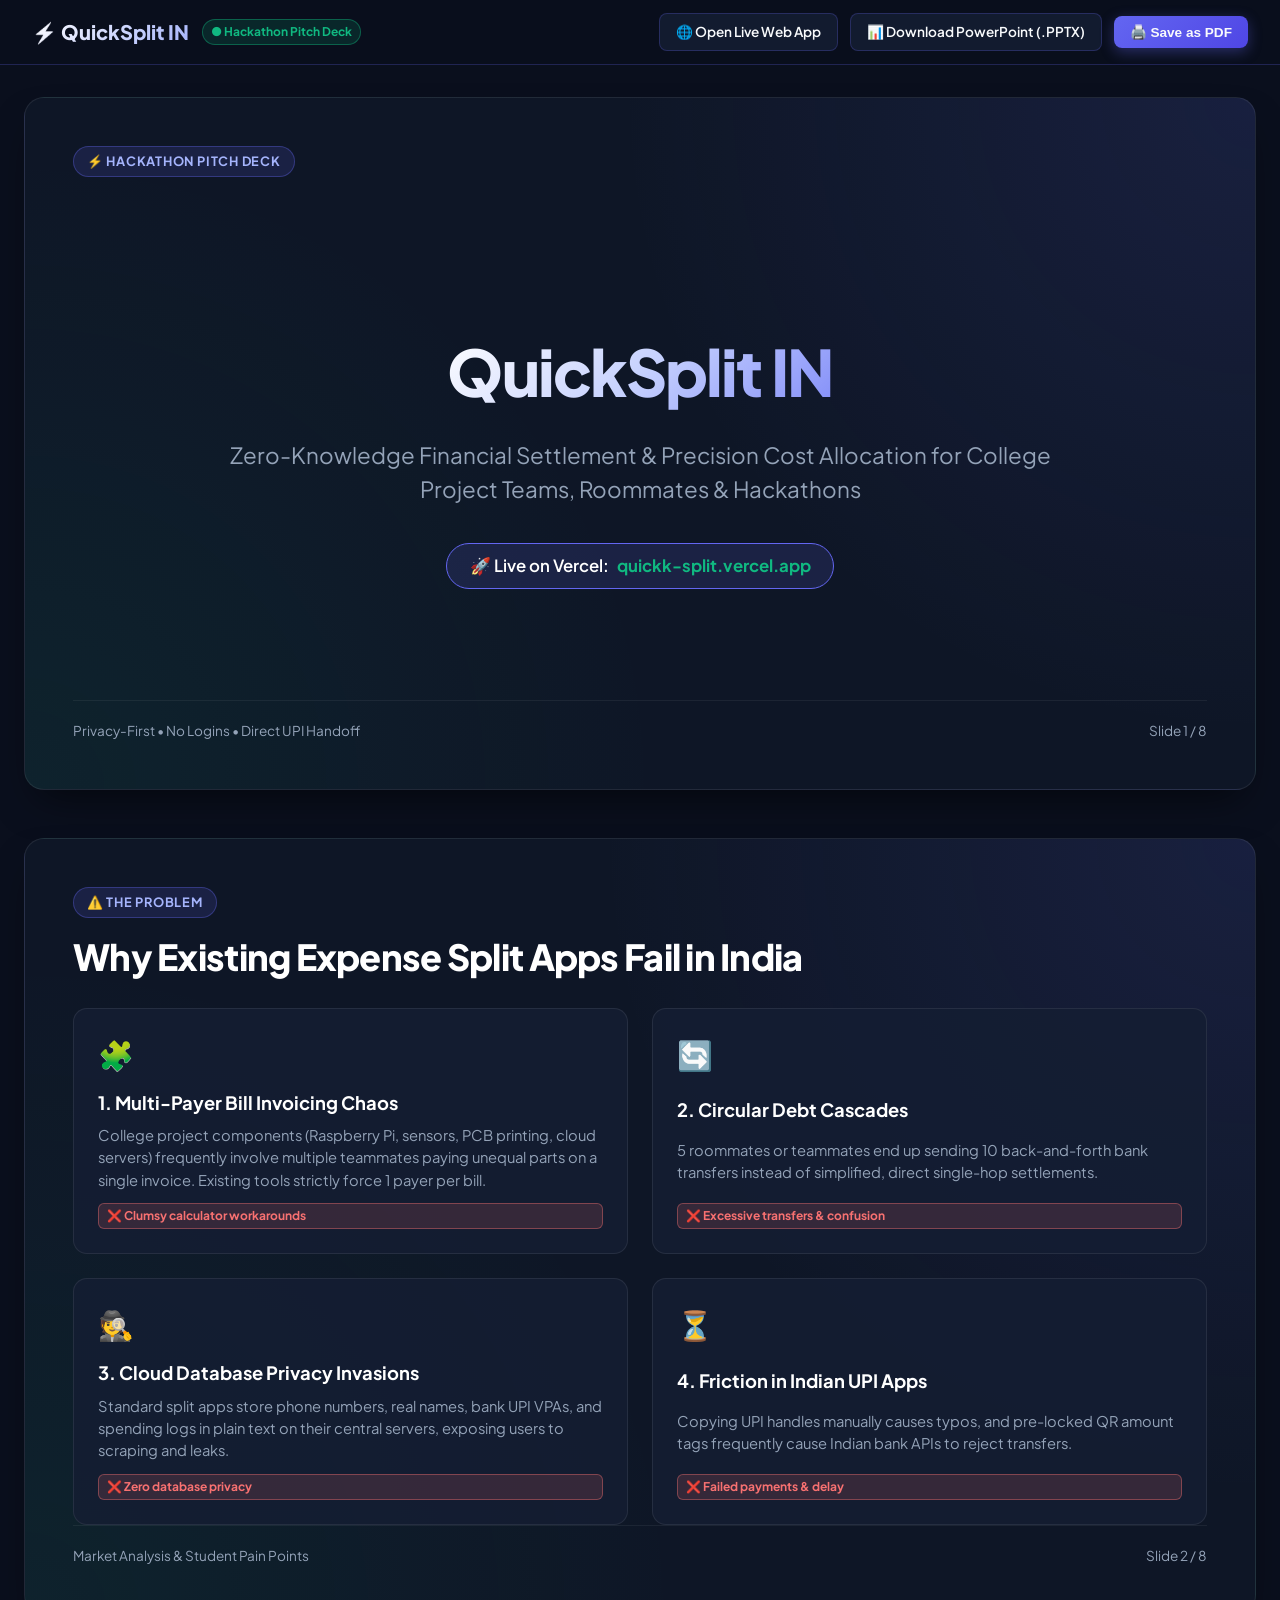
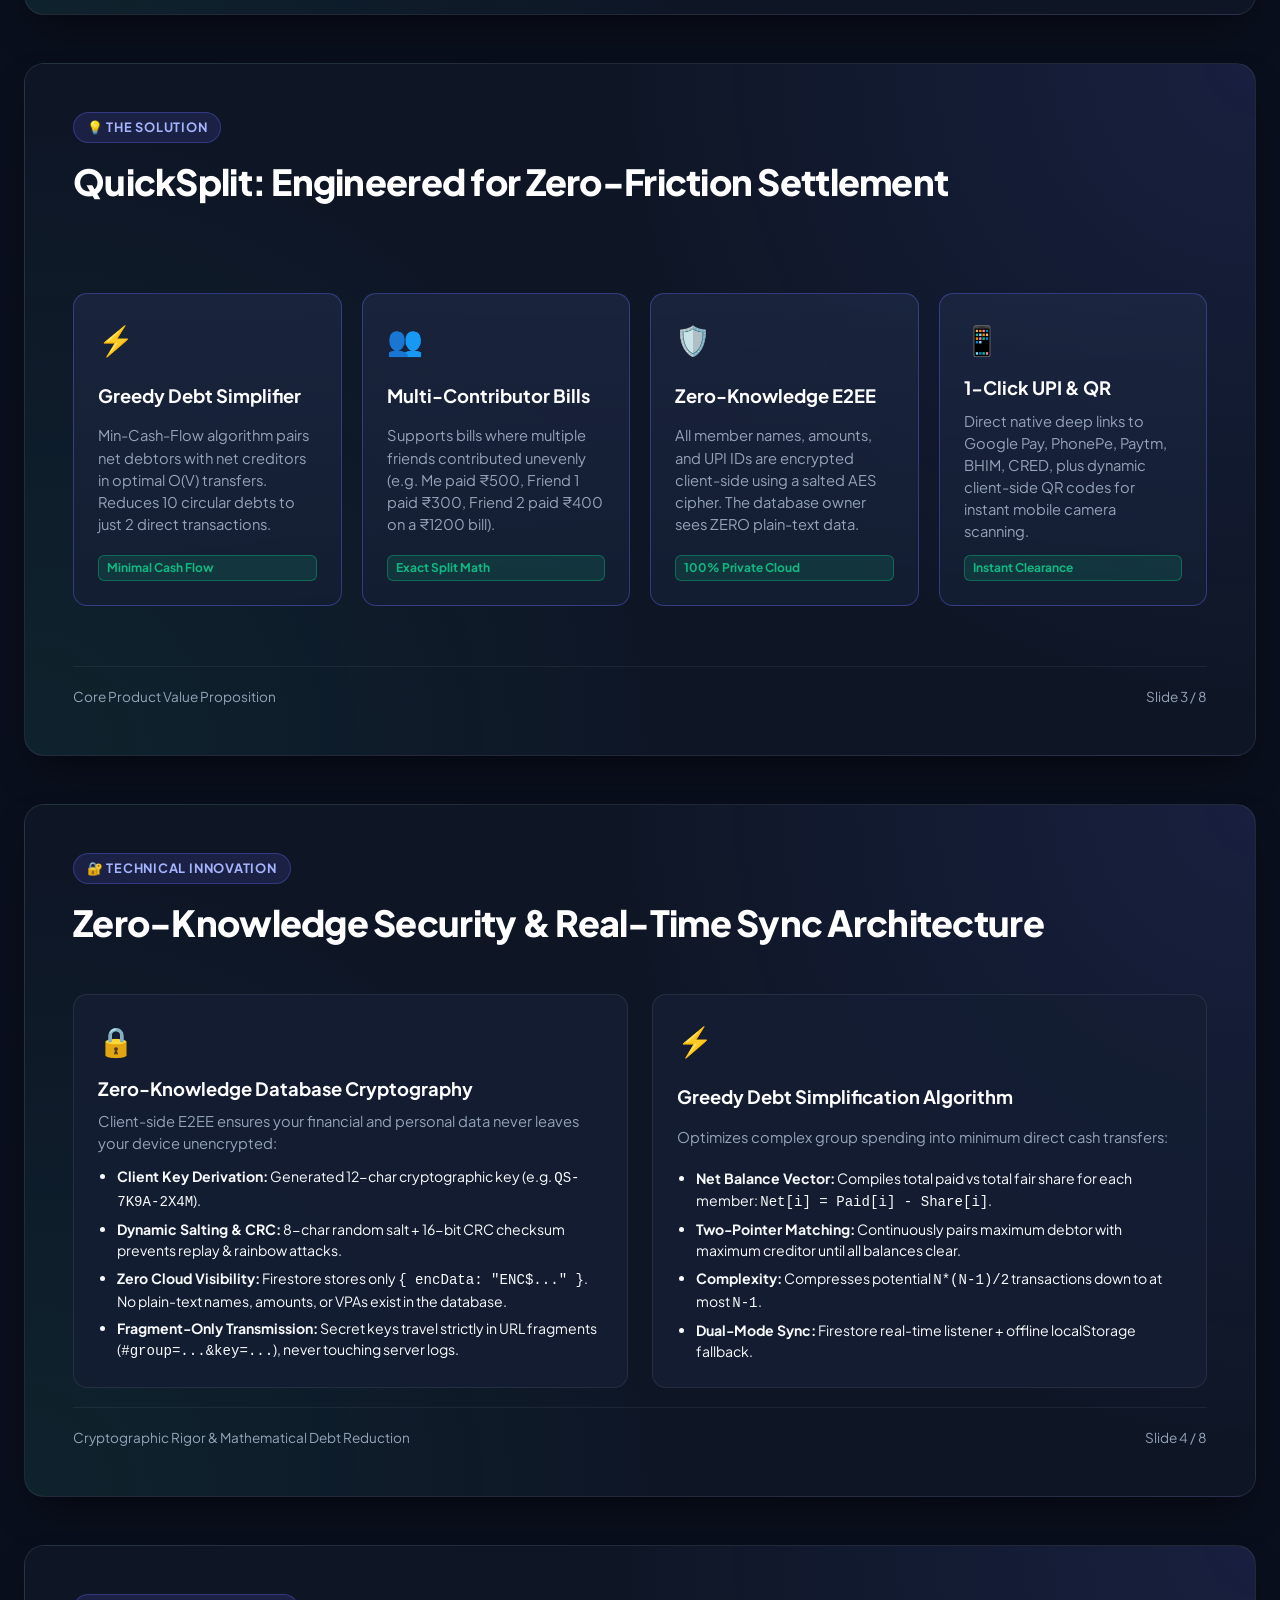
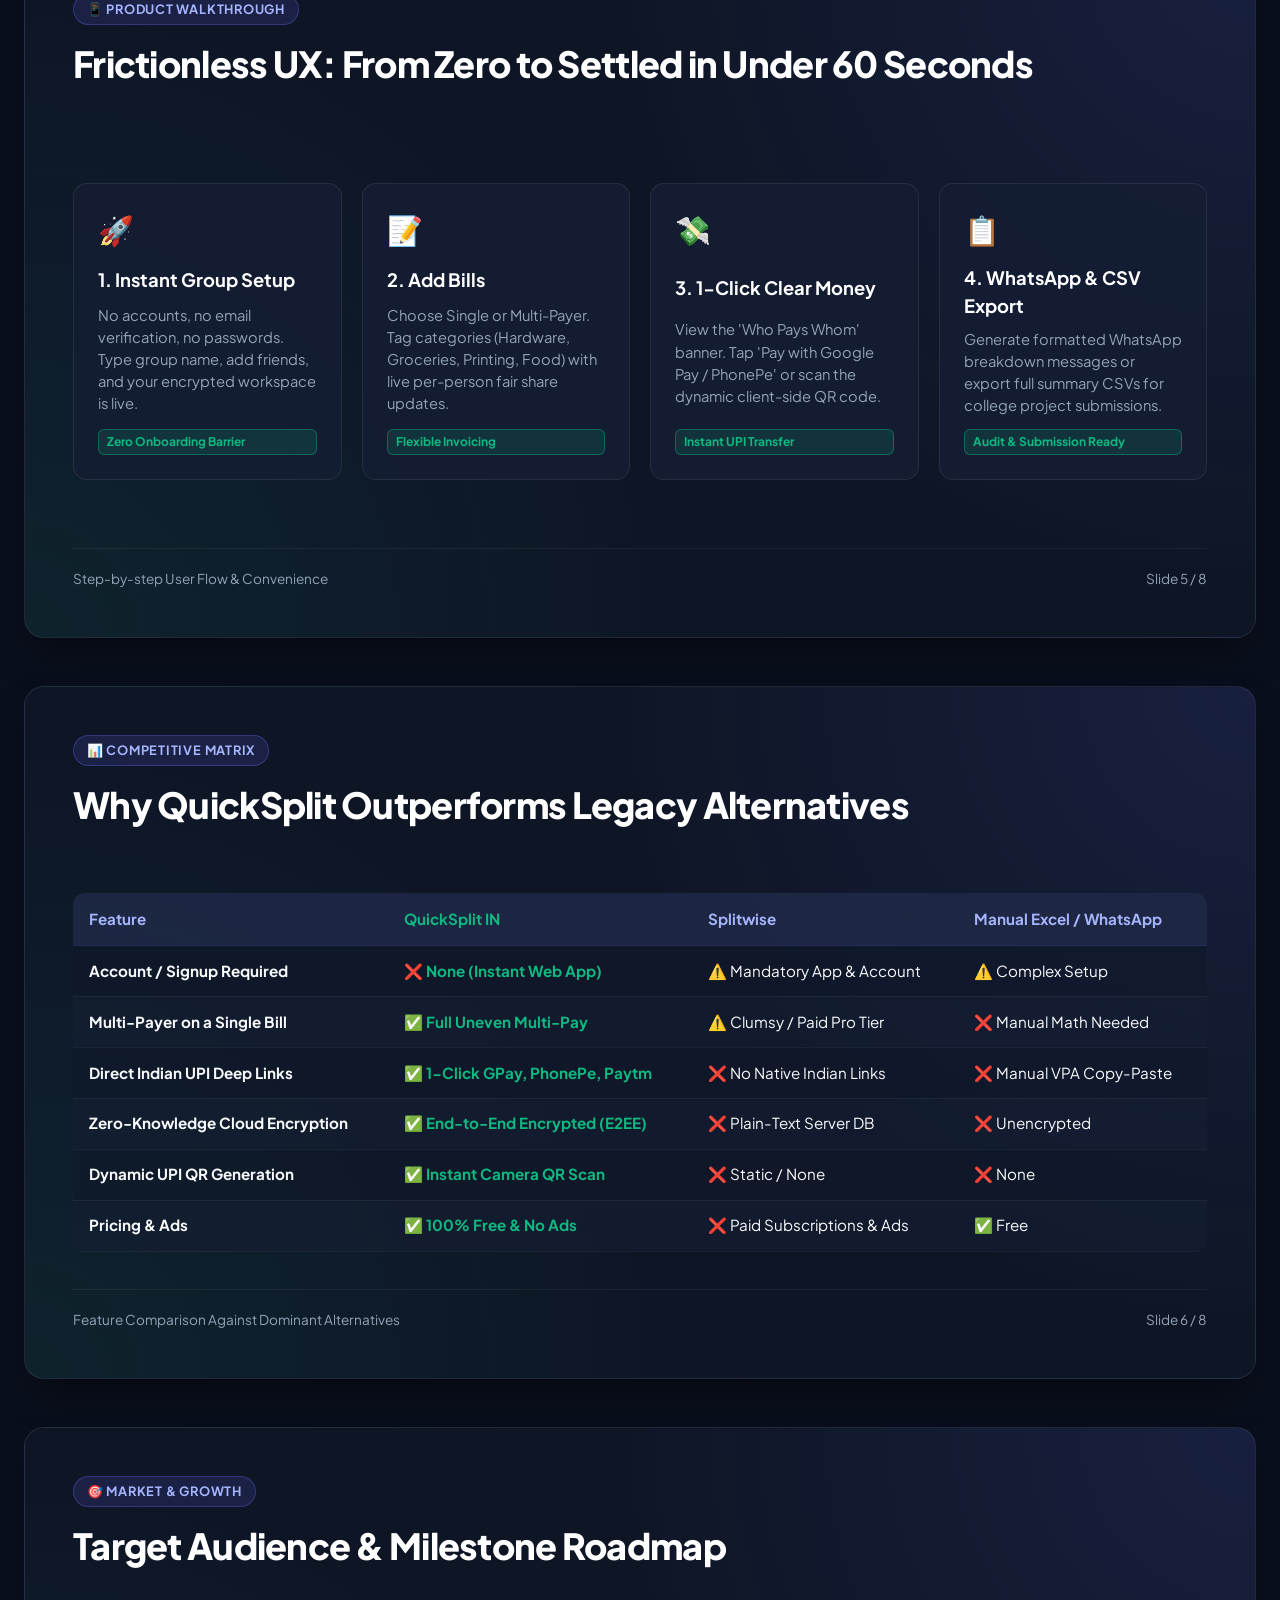
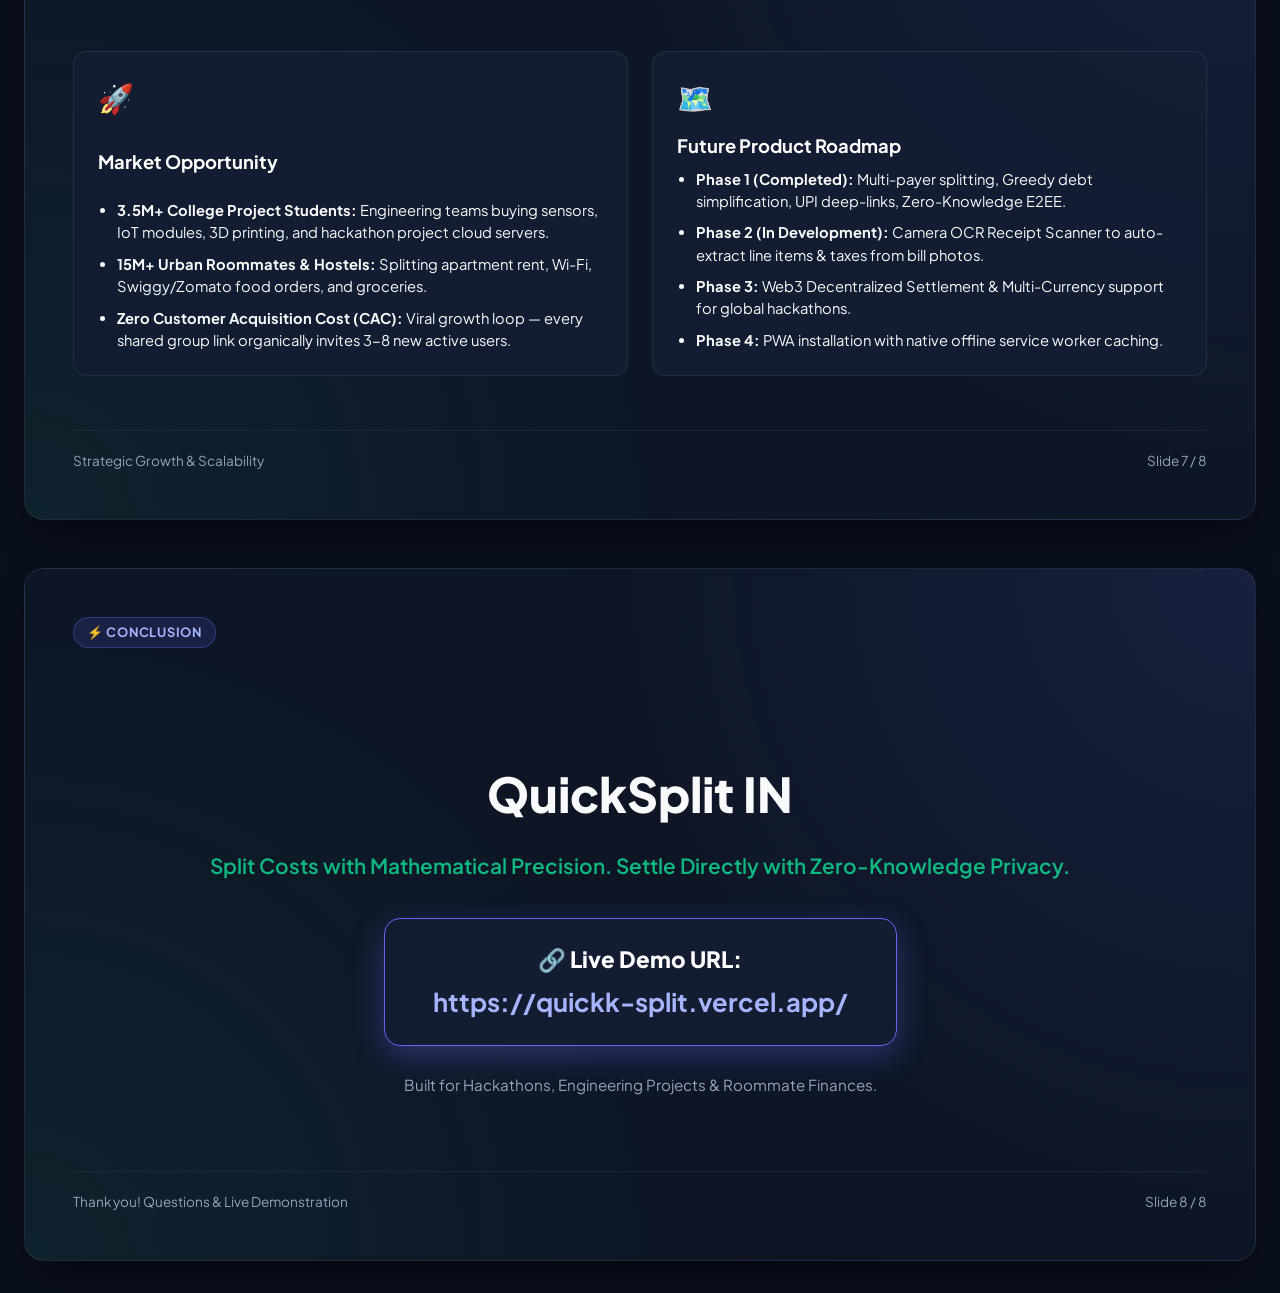
<file: deck.html>
<!DOCTYPE html>
<html lang="en">
<head>
  <meta charset="UTF-8">
  <meta name="viewport" content="width=device-width, initial-scale=1.0">
  <title>QuickSplit IN — Hackathon Pitch Deck & Product Showcase</title>
  <link rel="preconnect" href="https://fonts.googleapis.com">
  <link rel="preconnect" href="https://fonts.gstatic.com" crossorigin>
  <link href="https://fonts.googleapis.com/css2?family=Plus+Jakarta+Sans:wght@400;500;600;700;800&family=JetBrains+Mono:wght@400;600&display=swap" rel="stylesheet">
  <style>
    :root {
      --bg-dark: #0A0F1D;
      --card-bg: rgba(20, 30, 51, 0.85);
      --card-border: rgba(99, 102, 241, 0.25);
      --primary: #6366F1;
      --primary-glow: rgba(99, 102, 241, 0.35);
      --accent-green: #10B981;
      --accent-orange: #FF9933;
      --accent-red: #F87171;
      --text-light: #F8FAFC;
      --text-muted: #94A3B8;
    }

    * {
      box-sizing: border-box;
      margin: 0;
      padding: 0;
    }

    body {
      background: var(--bg-dark);
      color: var(--text-light);
      font-family: 'Plus Jakarta Sans', -apple-system, BlinkMacSystemFont, sans-serif;
      overflow-x: hidden;
      line-height: 1.5;
    }

    /* Top presentation control bar (hidden during print) */
    .deck-topbar {
      position: sticky;
      top: 0;
      z-index: 100;
      background: rgba(10, 15, 29, 0.95);
      backdrop-filter: blur(12px);
      border-bottom: 1px solid var(--card-border);
      display: flex;
      align-items: center;
      justify-content: space-between;
      padding: 0.8rem 2rem;
    }

    .topbar-left {
      display: flex;
      align-items: center;
      gap: 0.8rem;
    }

    .brand-logo {
      font-size: 1.25rem;
      font-weight: 800;
      background: linear-gradient(135deg, #FFF 0%, #A5B4FC 100%);
      -webkit-background-clip: text;
      -webkit-text-fill-color: transparent;
      display: flex;
      align-items: center;
      gap: 0.4rem;
    }

    .badge-live {
      background: rgba(16, 185, 129, 0.15);
      border: 1px solid rgba(16, 185, 129, 0.4);
      color: var(--accent-green);
      font-size: 0.75rem;
      font-weight: 700;
      padding: 3px 8px;
      border-radius: 999px;
    }

    .topbar-actions {
      display: flex;
      align-items: center;
      gap: 0.75rem;
    }

    .deck-btn {
      background: var(--card-bg);
      border: 1px solid var(--card-border);
      color: var(--text-light);
      padding: 0.5rem 1rem;
      border-radius: 8px;
      font-size: 0.85rem;
      font-weight: 600;
      cursor: pointer;
      display: flex;
      align-items: center;
      gap: 0.4rem;
      transition: all 0.2s ease;
      text-decoration: none;
    }

    .deck-btn:hover {
      background: var(--primary);
      border-color: var(--primary);
      transform: translateY(-1px);
    }

    .deck-btn.primary {
      background: linear-gradient(135deg, #6366F1, #4F46E5);
      border: none;
      box-shadow: 0 4px 14px var(--primary-glow);
    }

    /* Slide presentation canvas */
    .deck-container {
      max-width: 1400px;
      margin: 2rem auto;
      padding: 0 1.5rem;
      display: flex;
      flex-direction: column;
      gap: 3rem;
    }

    .slide {
      background: radial-gradient(circle at top right, rgba(99, 102, 241, 0.12), transparent 45%),
                  radial-gradient(circle at bottom left, rgba(16, 185, 129, 0.08), transparent 45%),
                  #0E1626;
      border: 1px solid rgba(255, 255, 255, 0.08);
      border-radius: 20px;
      padding: 3rem;
      aspect-ratio: 16 / 9;
      position: relative;
      display: flex;
      flex-direction: column;
      justify-content: space-between;
      box-shadow: 0 20px 40px -15px rgba(0, 0, 0, 0.6);
      page-break-after: always;
    }

    .slide-header {
      margin-bottom: 1.5rem;
    }

    .slide-category {
      display: inline-flex;
      align-items: center;
      gap: 0.4rem;
      background: rgba(99, 102, 241, 0.15);
      border: 1px solid rgba(99, 102, 241, 0.35);
      color: #A5B4FC;
      font-size: 0.8rem;
      font-weight: 700;
      text-transform: uppercase;
      letter-spacing: 0.06em;
      padding: 0.3rem 0.8rem;
      border-radius: 999px;
      margin-bottom: 0.75rem;
    }

    .slide-title {
      font-size: 2.25rem;
      font-weight: 800;
      color: #FFF;
      letter-spacing: -0.02em;
    }

    .slide-subtitle {
      font-size: 1.15rem;
      color: var(--text-muted);
      margin-top: 0.3rem;
    }

    .slide-body {
      flex: 1;
      display: flex;
      flex-direction: column;
      justify-content: center;
    }

    .slide-footer {
      display: flex;
      justify-content: space-between;
      align-items: center;
      padding-top: 1.25rem;
      border-top: 1px solid rgba(255, 255, 255, 0.06);
      font-size: 0.85rem;
      color: var(--text-muted);
    }

    /* Grids & Cards */
    .grid-2 {
      display: grid;
      grid-template-columns: 1fr 1fr;
      gap: 1.5rem;
    }

    .grid-4 {
      display: grid;
      grid-template-columns: repeat(4, 1fr);
      gap: 1.25rem;
    }

    .deck-card {
      background: var(--card-bg);
      border: 1px solid rgba(255, 255, 255, 0.08);
      border-radius: 14px;
      padding: 1.5rem;
      display: flex;
      flex-direction: column;
      justify-content: space-between;
    }

    .deck-card.highlight {
      border-color: rgba(99, 102, 241, 0.4);
      background: linear-gradient(180deg, rgba(30, 41, 69, 0.7), rgba(20, 30, 51, 0.9));
    }

    .card-icon {
      font-size: 1.8rem;
      margin-bottom: 0.8rem;
    }

    .card-title {
      font-size: 1.15rem;
      font-weight: 700;
      color: #FFF;
      margin-bottom: 0.5rem;
    }

    .card-desc {
      font-size: 0.92rem;
      color: var(--text-muted);
      line-height: 1.5;
    }

    .card-badge {
      display: inline-block;
      margin-top: 0.8rem;
      font-size: 0.75rem;
      font-weight: 700;
      padding: 3px 8px;
      border-radius: 6px;
    }

    .badge-error {
      background: rgba(248, 113, 113, 0.15);
      border: 1px solid rgba(248, 113, 113, 0.4);
      color: var(--accent-red);
    }

    .badge-success {
      background: rgba(16, 185, 129, 0.15);
      border: 1px solid rgba(16, 185, 129, 0.4);
      color: var(--accent-green);
    }

    /* Comparison Table */
    .compare-table {
      width: 100%;
      border-collapse: collapse;
      border-radius: 12px;
      overflow: hidden;
      font-size: 0.95rem;
    }

    .compare-table th {
      background: rgba(30, 41, 69, 0.9);
      padding: 0.9rem 1rem;
      text-align: left;
      color: #A5B4FC;
      font-weight: 700;
      border-bottom: 1px solid var(--card-border);
    }

    .compare-table td {
      padding: 0.85rem 1rem;
      border-bottom: 1px solid rgba(255, 255, 255, 0.05);
      background: rgba(16, 24, 43, 0.6);
    }

    .compare-table tr:nth-child(even) td {
      background: rgba(20, 30, 51, 0.6);
    }

    .col-highlight {
      color: var(--accent-green) !important;
      font-weight: 700;
    }

    /* Title Slide Specifics */
    .hero-center {
      text-align: center;
      display: flex;
      flex-direction: column;
      align-items: center;
      gap: 1.25rem;
    }

    .hero-big-title {
      font-size: 4rem;
      font-weight: 900;
      letter-spacing: -0.03em;
      background: linear-gradient(135deg, #FFFFFF 0%, #C7D2FE 50%, #818CF8 100%);
      -webkit-background-clip: text;
      -webkit-text-fill-color: transparent;
    }

    .hero-tagline {
      font-size: 1.4rem;
      color: var(--text-muted);
      max-width: 850px;
    }

    .live-demo-pill {
      display: inline-flex;
      align-items: center;
      gap: 0.5rem;
      background: rgba(99, 102, 241, 0.15);
      border: 1px solid var(--primary);
      padding: 0.6rem 1.4rem;
      border-radius: 999px;
      color: #FFF;
      font-weight: 600;
      font-size: 1.05rem;
      margin-top: 1rem;
    }

    /* Print styles for direct 1-click PDF export */
    @media print {
      body {
        background: #0A0F1D !important;
        -webkit-print-color-adjust: exact !important;
        print-color-adjust: exact !important;
      }
      .deck-topbar {
        display: none !important;
      }
      .deck-container {
        max-width: 100% !important;
        margin: 0 !important;
        padding: 0 !important;
        gap: 0 !important;
      }
      .slide {
        border: none !important;
        border-radius: 0 !important;
        box-shadow: none !important;
        width: 100vw !important;
        height: 100vh !important;
        aspect-ratio: auto !important;
        page-break-after: always !important;
      }
      @page {
        size: 16in 9in;
        margin: 0;
      }
    }
  </style>
</head>
<body>

  <!-- Header Controls -->
  <header class="deck-topbar">
    <div class="topbar-left">
      <span class="brand-logo">⚡ QuickSplit IN</span>
      <span class="badge-live">● Hackathon Pitch Deck</span>
    </div>
    <div class="topbar-actions">
      <a href="https://quickk-split.vercel.app/" target="_blank" class="deck-btn">
        <span>🌐 Open Live Web App</span>
      </a>
      <a href="QuickSplit_Hackathon_Pitch_Deck.pptx" download class="deck-btn">
        <span>📊 Download PowerPoint (.PPTX)</span>
      </a>
      <button onclick="window.print()" class="deck-btn primary">
        <span>🖨️ Save as PDF</span>
      </button>
    </div>
  </header>

  <main class="deck-container">

    <!-- ========================================== -->
    <!-- SLIDE 1: TITLE SLIDE                       -->
    <!-- ========================================== -->
    <section class="slide" id="slide-1">
      <div class="slide-header">
        <span class="slide-category">⚡ Hackathon Pitch Deck</span>
      </div>
      <div class="slide-body hero-center">
        <h1 class="hero-big-title">QuickSplit IN</h1>
        <p class="hero-tagline">
          Zero-Knowledge Financial Settlement & Precision Cost Allocation for College Project Teams, Roommates & Hackathons
        </p>
        <div class="live-demo-pill">
          <span>🚀 Live on Vercel:</span>
          <strong style="color:var(--accent-green)">quickk-split.vercel.app</strong>
        </div>
      </div>
      <div class="slide-footer">
        <span>Privacy-First • No Logins • Direct UPI Handoff</span>
        <span>Slide 1 / 8</span>
      </div>
    </section>

    <!-- ========================================== -->
    <!-- SLIDE 2: THE PROBLEM                       -->
    <!-- ========================================== -->
    <section class="slide" id="slide-2">
      <div class="slide-header">
        <span class="slide-category">⚠️ The Problem</span>
        <h2 class="slide-title">Why Existing Expense Split Apps Fail in India</h2>
      </div>
      <div class="slide-body">
        <div class="grid-2">
          <div class="deck-card">
            <div class="card-icon">🧩</div>
            <h3 class="card-title">1. Multi-Payer Bill Invoicing Chaos</h3>
            <p class="card-desc">College project components (Raspberry Pi, sensors, PCB printing, cloud servers) frequently involve multiple teammates paying unequal parts on a single invoice. Existing tools strictly force 1 payer per bill.</p>
            <span class="card-badge badge-error">❌ Clumsy calculator workarounds</span>
          </div>

          <div class="deck-card">
            <div class="card-icon">🔄</div>
            <h3 class="card-title">2. Circular Debt Cascades</h3>
            <p class="card-desc">5 roommates or teammates end up sending 10 back-and-forth bank transfers instead of simplified, direct single-hop settlements.</p>
            <span class="card-badge badge-error">❌ Excessive transfers & confusion</span>
          </div>

          <div class="deck-card">
            <div class="card-icon">🕵️</div>
            <h3 class="card-title">3. Cloud Database Privacy Invasions</h3>
            <p class="card-desc">Standard split apps store phone numbers, real names, bank UPI VPAs, and spending logs in plain text on their central servers, exposing users to scraping and leaks.</p>
            <span class="card-badge badge-error">❌ Zero database privacy</span>
          </div>

          <div class="deck-card">
            <div class="card-icon">⏳</div>
            <h3 class="card-title">4. Friction in Indian UPI Apps</h3>
            <p class="card-desc">Copying UPI handles manually causes typos, and pre-locked QR amount tags frequently cause Indian bank APIs to reject transfers.</p>
            <span class="card-badge badge-error">❌ Failed payments & delay</span>
          </div>
        </div>
      </div>
      <div class="slide-footer">
        <span>Market Analysis & Student Pain Points</span>
        <span>Slide 2 / 8</span>
      </div>
    </section>

    <!-- ========================================== -->
    <!-- SLIDE 3: THE SOLUTION                      -->
    <!-- ========================================== -->
    <section class="slide" id="slide-3">
      <div class="slide-header">
        <span class="slide-category">💡 The Solution</span>
        <h2 class="slide-title">QuickSplit: Engineered for Zero-Friction Settlement</h2>
      </div>
      <div class="slide-body">
        <div class="grid-4">
          <div class="deck-card highlight">
            <div class="card-icon">⚡</div>
            <h3 class="card-title">Greedy Debt Simplifier</h3>
            <p class="card-desc">Min-Cash-Flow algorithm pairs net debtors with net creditors in optimal O(V) transfers. Reduces 10 circular debts to just 2 direct transactions.</p>
            <span class="card-badge badge-success">Minimal Cash Flow</span>
          </div>

          <div class="deck-card highlight">
            <div class="card-icon">👥</div>
            <h3 class="card-title">Multi-Contributor Bills</h3>
            <p class="card-desc">Supports bills where multiple friends contributed unevenly (e.g. Me paid ₹500, Friend 1 paid ₹300, Friend 2 paid ₹400 on a ₹1200 bill).</p>
            <span class="card-badge badge-success">Exact Split Math</span>
          </div>

          <div class="deck-card highlight">
            <div class="card-icon">🛡️</div>
            <h3 class="card-title">Zero-Knowledge E2EE</h3>
            <p class="card-desc">All member names, amounts, and UPI IDs are encrypted client-side using a salted AES cipher. The database owner sees ZERO plain-text data.</p>
            <span class="card-badge badge-success">100% Private Cloud</span>
          </div>

          <div class="deck-card highlight">
            <div class="card-icon">📱</div>
            <h3 class="card-title">1-Click UPI & QR</h3>
            <p class="card-desc">Direct native deep links to Google Pay, PhonePe, Paytm, BHIM, CRED, plus dynamic client-side QR codes for instant mobile camera scanning.</p>
            <span class="card-badge badge-success">Instant Clearance</span>
          </div>
        </div>
      </div>
      <div class="slide-footer">
        <span>Core Product Value Proposition</span>
        <span>Slide 3 / 8</span>
      </div>
    </section>

    <!-- ========================================== -->
    <!-- SLIDE 4: SECURITY & ARCHITECTURE           -->
    <!-- ========================================== -->
    <section class="slide" id="slide-4">
      <div class="slide-header">
        <span class="slide-category">🔐 Technical Innovation</span>
        <h2 class="slide-title">Zero-Knowledge Security & Real-Time Sync Architecture</h2>
      </div>
      <div class="slide-body">
        <div class="grid-2">
          <div class="deck-card">
            <div class="card-icon">🔒</div>
            <h3 class="card-title">Zero-Knowledge Database Cryptography</h3>
            <p class="card-desc" style="margin-bottom:0.75rem;">Client-side E2EE ensures your financial and personal data never leaves your device unencrypted:</p>
            <ul style="color:var(--text-light); font-size:0.88rem; margin-left:1.2rem; display:flex; flex-direction:column; gap:0.4rem;">
              <li><strong>Client Key Derivation:</strong> Generated 12-char cryptographic key (e.g. <code>QS-7K9A-2X4M</code>).</li>
              <li><strong>Dynamic Salting & CRC:</strong> 8-char random salt + 16-bit CRC checksum prevents replay & rainbow attacks.</li>
              <li><strong>Zero Cloud Visibility:</strong> Firestore stores only <code>{ encData: "ENC$..." }</code>. No plain-text names, amounts, or VPAs exist in the database.</li>
              <li><strong>Fragment-Only Transmission:</strong> Secret keys travel strictly in URL fragments (<code>#group=...&key=...</code>), never touching server logs.</li>
            </ul>
          </div>

          <div class="deck-card">
            <div class="card-icon">⚡</div>
            <h3 class="card-title">Greedy Debt Simplification Algorithm</h3>
            <p class="card-desc" style="margin-bottom:0.75rem;">Optimizes complex group spending into minimum direct cash transfers:</p>
            <ul style="color:var(--text-light); font-size:0.88rem; margin-left:1.2rem; display:flex; flex-direction:column; gap:0.4rem;">
              <li><strong>Net Balance Vector:</strong> Compiles total paid vs total fair share for each member: <code>Net[i] = Paid[i] - Share[i]</code>.</li>
              <li><strong>Two-Pointer Matching:</strong> Continuously pairs maximum debtor with maximum creditor until all balances clear.</li>
              <li><strong>Complexity:</strong> Compresses potential <code>N*(N-1)/2</code> transactions down to at most <code>N-1</code>.</li>
              <li><strong>Dual-Mode Sync:</strong> Firestore real-time listener + offline localStorage fallback.</li>
            </ul>
          </div>
        </div>
      </div>
      <div class="slide-footer">
        <span>Cryptographic Rigor & Mathematical Debt Reduction</span>
        <span>Slide 4 / 8</span>
      </div>
    </section>

    <!-- ========================================== -->
    <!-- SLIDE 5: USER EXPERIENCE WALKTHROUGH       -->
    <!-- ========================================== -->
    <section class="slide" id="slide-5">
      <div class="slide-header">
        <span class="slide-category">📱 Product Walkthrough</span>
        <h2 class="slide-title">Frictionless UX: From Zero to Settled in Under 60 Seconds</h2>
      </div>
      <div class="slide-body">
        <div class="grid-4">
          <div class="deck-card">
            <div class="card-icon">🚀</div>
            <h3 class="card-title">1. Instant Group Setup</h3>
            <p class="card-desc">No accounts, no email verification, no passwords. Type group name, add friends, and your encrypted workspace is live.</p>
            <span class="card-badge badge-success">Zero Onboarding Barrier</span>
          </div>

          <div class="deck-card">
            <div class="card-icon">📝</div>
            <h3 class="card-title">2. Add Bills</h3>
            <p class="card-desc">Choose Single or Multi-Payer. Tag categories (Hardware, Groceries, Printing, Food) with live per-person fair share updates.</p>
            <span class="card-badge badge-success">Flexible Invoicing</span>
          </div>

          <div class="deck-card">
            <div class="card-icon">💸</div>
            <h3 class="card-title">3. 1-Click Clear Money</h3>
            <p class="card-desc">View the 'Who Pays Whom' banner. Tap 'Pay with Google Pay / PhonePe' or scan the dynamic client-side QR code.</p>
            <span class="card-badge badge-success">Instant UPI Transfer</span>
          </div>

          <div class="deck-card">
            <div class="card-icon">📋</div>
            <h3 class="card-title">4. WhatsApp & CSV Export</h3>
            <p class="card-desc">Generate formatted WhatsApp breakdown messages or export full summary CSVs for college project submissions.</p>
            <span class="card-badge badge-success">Audit & Submission Ready</span>
          </div>
        </div>
      </div>
      <div class="slide-footer">
        <span>Step-by-step User Flow & Convenience</span>
        <span>Slide 5 / 8</span>
      </div>
    </section>

    <!-- ========================================== -->
    <!-- SLIDE 6: COMPETITIVE MATRIX                -->
    <!-- ========================================== -->
    <section class="slide" id="slide-6">
      <div class="slide-header">
        <span class="slide-category">📊 Competitive Matrix</span>
        <h2 class="slide-title">Why QuickSplit Outperforms Legacy Alternatives</h2>
      </div>
      <div class="slide-body">
        <table class="compare-table">
          <thead>
            <tr>
              <th>Feature</th>
              <th style="color:var(--accent-green)">QuickSplit IN</th>
              <th>Splitwise</th>
              <th>Manual Excel / WhatsApp</th>
            </tr>
          </thead>
          <tbody>
            <tr>
              <td><strong>Account / Signup Required</strong></td>
              <td class="col-highlight">❌ None (Instant Web App)</td>
              <td>⚠️ Mandatory App & Account</td>
              <td>⚠️ Complex Setup</td>
            </tr>
            <tr>
              <td><strong>Multi-Payer on a Single Bill</strong></td>
              <td class="col-highlight">✅ Full Uneven Multi-Pay</td>
              <td>⚠️ Clumsy / Paid Pro Tier</td>
              <td>❌ Manual Math Needed</td>
            </tr>
            <tr>
              <td><strong>Direct Indian UPI Deep Links</strong></td>
              <td class="col-highlight">✅ 1-Click GPay, PhonePe, Paytm</td>
              <td>❌ No Native Indian Links</td>
              <td>❌ Manual VPA Copy-Paste</td>
            </tr>
            <tr>
              <td><strong>Zero-Knowledge Cloud Encryption</strong></td>
              <td class="col-highlight">✅ End-to-End Encrypted (E2EE)</td>
              <td>❌ Plain-Text Server DB</td>
              <td>❌ Unencrypted</td>
            </tr>
            <tr>
              <td><strong>Dynamic UPI QR Generation</strong></td>
              <td class="col-highlight">✅ Instant Camera QR Scan</td>
              <td>❌ Static / None</td>
              <td>❌ None</td>
            </tr>
            <tr>
              <td><strong>Pricing & Ads</strong></td>
              <td class="col-highlight">✅ 100% Free & No Ads</td>
              <td>❌ Paid Subscriptions & Ads</td>
              <td>✅ Free</td>
            </tr>
          </tbody>
        </table>
      </div>
      <div class="slide-footer">
        <span>Feature Comparison Against Dominant Alternatives</span>
        <span>Slide 6 / 8</span>
      </div>
    </section>

    <!-- ========================================== -->
    <!-- SLIDE 7: MARKET & ROADMAP                  -->
    <!-- ========================================== -->
    <section class="slide" id="slide-7">
      <div class="slide-header">
        <span class="slide-category">🎯 Market & Growth</span>
        <h2 class="slide-title">Target Audience & Milestone Roadmap</h2>
      </div>
      <div class="slide-body">
        <div class="grid-2">
          <div class="deck-card">
            <div class="card-icon">🚀</div>
            <h3 class="card-title">Market Opportunity</h3>
            <ul style="color:var(--text-light); font-size:0.92rem; margin-left:1.2rem; display:flex; flex-direction:column; gap:0.6rem;">
              <li><strong>3.5M+ College Project Students:</strong> Engineering teams buying sensors, IoT modules, 3D printing, and hackathon project cloud servers.</li>
              <li><strong>15M+ Urban Roommates & Hostels:</strong> Splitting apartment rent, Wi-Fi, Swiggy/Zomato food orders, and groceries.</li>
              <li><strong>Zero Customer Acquisition Cost (CAC):</strong> Viral growth loop — every shared group link organically invites 3-8 new active users.</li>
            </ul>
          </div>

          <div class="deck-card">
            <div class="card-icon">🗺️</div>
            <h3 class="card-title">Future Product Roadmap</h3>
            <ul style="color:var(--text-light); font-size:0.92rem; margin-left:1.2rem; display:flex; flex-direction:column; gap:0.6rem;">
              <li><strong>Phase 1 (Completed):</strong> Multi-payer splitting, Greedy debt simplification, UPI deep-links, Zero-Knowledge E2EE.</li>
              <li><strong>Phase 2 (In Development):</strong> Camera OCR Receipt Scanner to auto-extract line items & taxes from bill photos.</li>
              <li><strong>Phase 3:</strong> Web3 Decentralized Settlement & Multi-Currency support for global hackathons.</li>
              <li><strong>Phase 4:</strong> PWA installation with native offline service worker caching.</li>
            </ul>
          </div>
        </div>
      </div>
      <div class="slide-footer">
        <span>Strategic Growth & Scalability</span>
        <span>Slide 7 / 8</span>
      </div>
    </section>

    <!-- ========================================== -->
    <!-- SLIDE 8: SUMMARY & CALL TO ACTION          -->
    <!-- ========================================== -->
    <section class="slide" id="slide-8">
      <div class="slide-header">
        <span class="slide-category">⚡ Conclusion</span>
      </div>
      <div class="slide-body hero-center">
        <h2 style="font-size:3rem; font-weight:900;">QuickSplit IN</h2>
        <p style="font-size:1.3rem; color:var(--accent-green); font-weight:600;">
          Split Costs with Mathematical Precision. Settle Directly with Zero-Knowledge Privacy.
        </p>

        <div style="background:var(--card-bg); border:1px solid var(--primary); padding:1.5rem 3rem; border-radius:16px; margin-top:1rem; box-shadow: 0 10px 30px var(--primary-glow);">
          <div style="font-size:1.4rem; font-weight:800; color:#FFF; margin-bottom:0.4rem;">
            🔗 Live Demo URL:
          </div>
          <a href="https://quickk-split.vercel.app/" target="_blank" style="font-size:1.6rem; color:#A5B4FC; text-decoration:none; font-weight:700;">
            https://quickk-split.vercel.app/
          </a>
        </div>

        <p style="color:var(--text-muted); font-size:0.95rem; margin-top:0.5rem;">
          Built for Hackathons, Engineering Projects & Roommate Finances.
        </p>
      </div>
      <div class="slide-footer">
        <span>Thank you! Questions & Live Demonstration</span>
        <span>Slide 8 / 8</span>
      </div>
    </section>

  </main>

</body>
</html>
</file>
